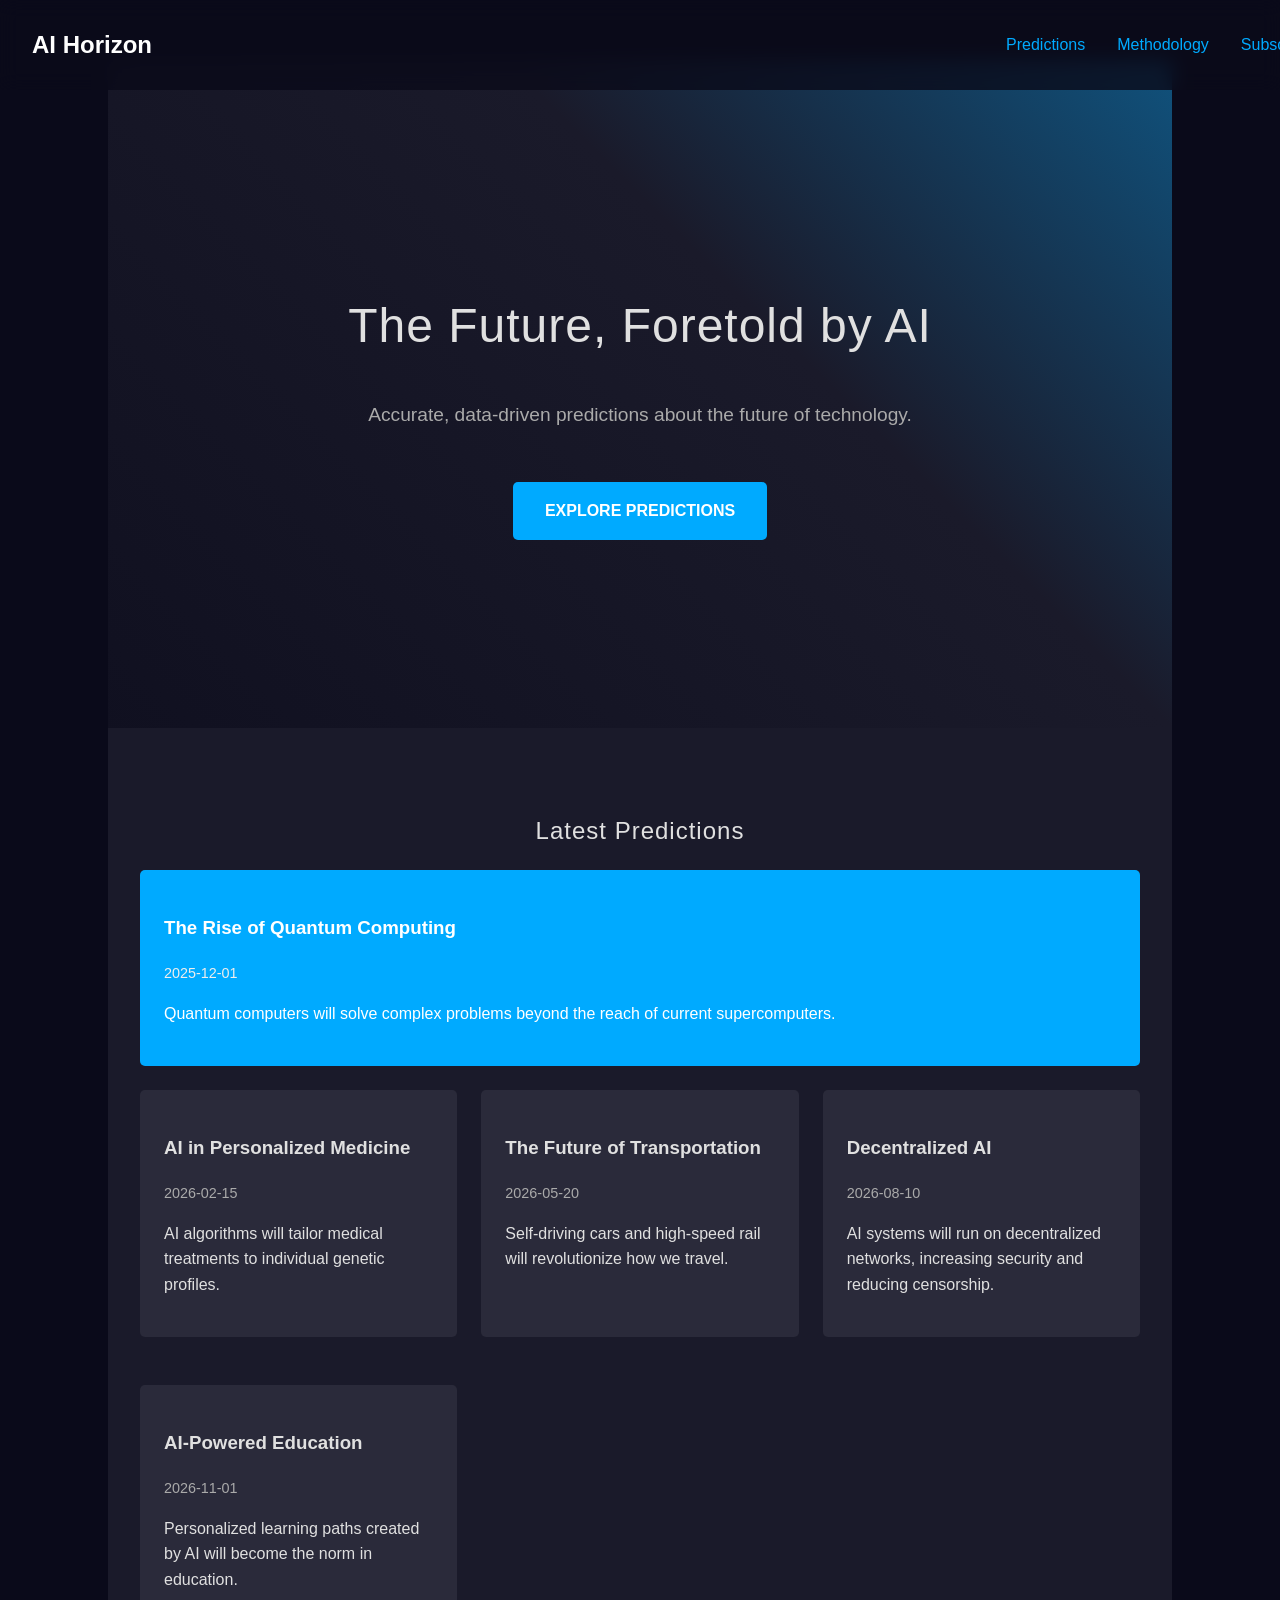
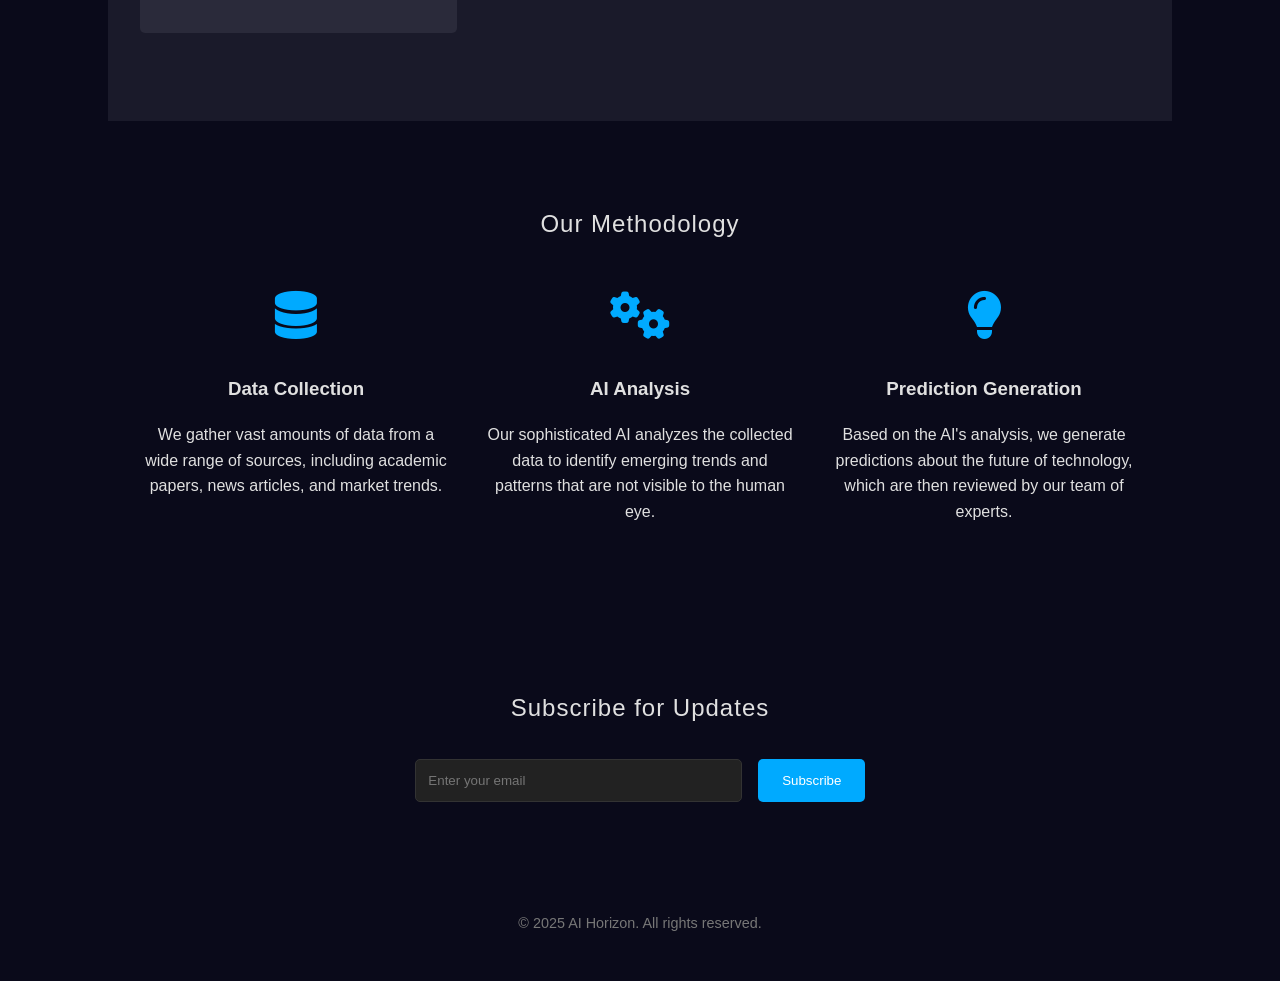
<file: index.html>
<!DOCTYPE html>
<html lang="en">
<head>
    <meta charset="UTF-8">
    <meta name="viewport" content="width=device-width, initial-scale=1.0">
    <title>AI Horizon</title>
    <link rel="stylesheet" href="style.css">
    <link rel="stylesheet" href="https://cdnjs.cloudflare.com/ajax/libs/font-awesome/6.5.1/css/all.min.css">
</head>
<body>
    <header>
        <nav>
            <div class="logo">AI Horizon</div>
            <ul class="nav-links">
                <li><a href="#predictions">Predictions</a></li>
                <li><a href="#methodology">Methodology</a></li>
                <li><a href="#subscribe">Subscribe</a></li>
            </ul>
            <div class="burger">
                <div class="line1"></div>
                <div class="line2"></div>
                <div class="line3"></div>
            </div>
        </nav>
    </header>

    <main>
        <section class="hero">
            <h1>The Future, Foretold by AI</h1>
            <p>Accurate, data-driven predictions about the future of technology.</p>
            <a href="#predictions" class="cta-button">Explore Predictions</a>
        </section>

        <section id="predictions">
            <h2>Latest Predictions</h2>
            <!-- Predictions will be dynamically loaded here -->
        </section>

        <section id="methodology">
            <h2>Our Methodology</h2>
            <div class="methodology-grid">
                <div class="methodology-item">
                    <i class="fas fa-database"></i>
                    <h3>Data Collection</h3>
                    <p>We gather vast amounts of data from a wide range of sources, including academic papers, news articles, and market trends.</p>
                </div>
                <div class="methodology-item">
                    <i class="fas fa-cogs"></i>
                    <h3>AI Analysis</h3>
                    <p>Our sophisticated AI analyzes the collected data to identify emerging trends and patterns that are not visible to the human eye.</p>
                </div>
                <div class="methodology-item">
                    <i class="fas fa-lightbulb"></i>
                    <h3>Prediction Generation</h3>
                    <p>Based on the AI's analysis, we generate predictions about the future of technology, which are then reviewed by our team of experts.</p>
                </div>
            </div>
        </section>

        <section id="subscribe">
            <h2>Subscribe for Updates</h2>
            <form>
                <input type="email" placeholder="Enter your email">
                <button type="submit">Subscribe</button>
            </form>
        </section>
    </main>

    <footer>
        <p>&copy; 2025 AI Horizon. All rights reserved.</p>
    </footer>

    <script src="script.js"></script>
</body>
</html>
</file>
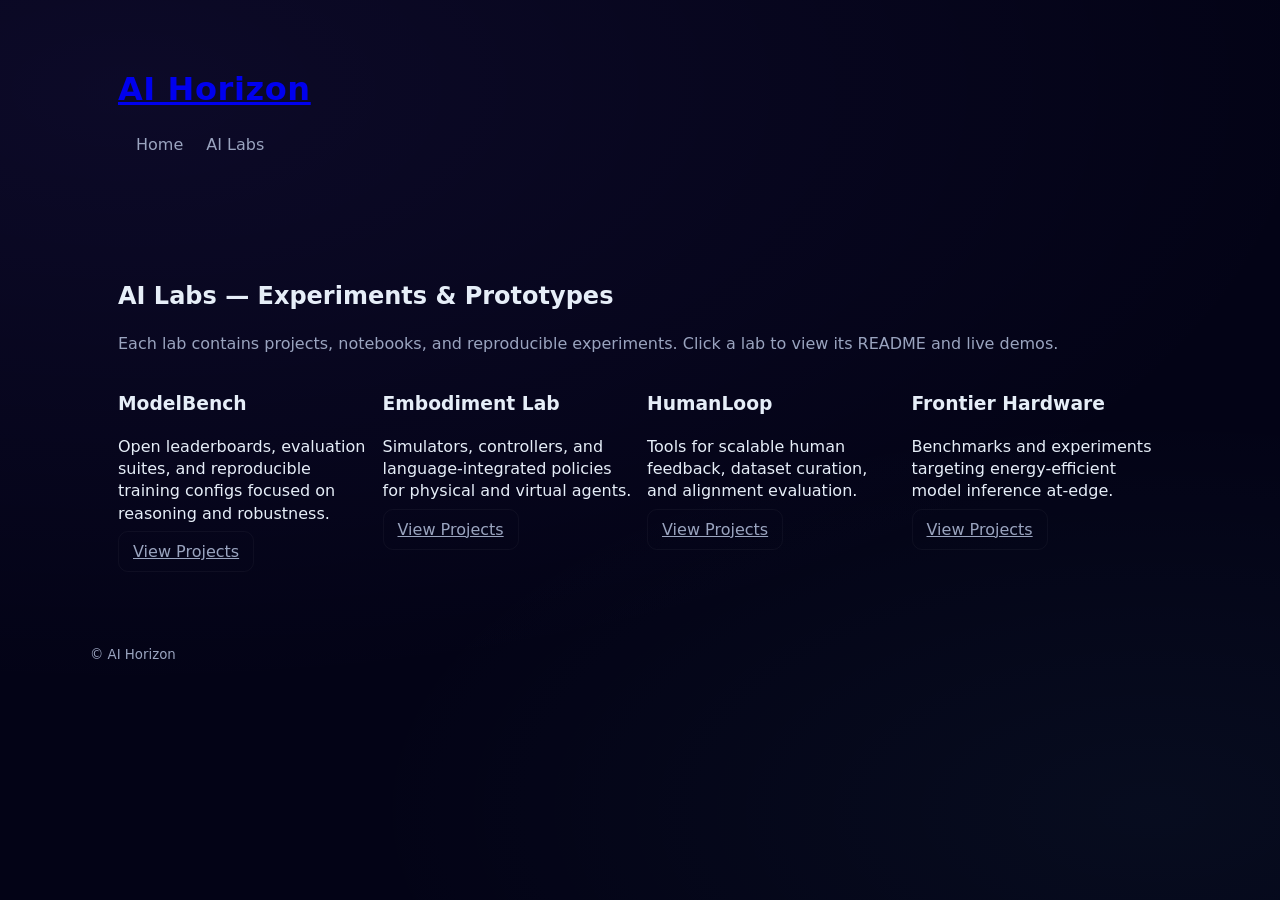
<file: labs.html>
<!doctype html>
<html lang="en">
<head>
  <meta charset="utf-8" />
  <meta name="viewport" content="width=device-width,initial-scale=1" />
  <title>AI Horizon — AI Labs</title>
  <link rel="stylesheet" href="styles.css" />
</head>
<body>
  <header class="site-header">
    <div class="container">
      <h1 class="logo"><a href="index.html">AI Horizon</a></h1>
      <nav class="nav">
        <a href="index.html">Home</a>
        <a href="labs.html">AI Labs</a>
      </nav>
    </div>
  </header>

  <main class="container">
    <section class="section">
      <h2>AI Labs — Experiments & Prototypes</h2>
      <p class="muted">Each lab contains projects, notebooks, and reproducible experiments. Click a lab to view its README and live demos.</p>

      <div class="grid">
        <article class="lab-full">
          <h3>ModelBench</h3>
          <p>Open leaderboards, evaluation suites, and reproducible training configs focused on reasoning and robustness.</p>
          <a class="btn ghost" href="#">View Projects</a>
        </article>

        <article class="lab-full">
          <h3>Embodiment Lab</h3>
          <p>Simulators, controllers, and language-integrated policies for physical and virtual agents.</p>
          <a class="btn ghost" href="#">View Projects</a>
        </article>

        <article class="lab-full">
          <h3>HumanLoop</h3>
          <p>Tools for scalable human feedback, dataset curation, and alignment evaluation.</p>
          <a class="btn ghost" href="#">View Projects</a>
        </article>

        <article class="lab-full">
          <h3>Frontier Hardware</h3>
          <p>Benchmarks and experiments targeting energy-efficient model inference at-edge.</p>
          <a class="btn ghost" href="#">View Projects</a>
        </article>
      </div>
    </section>
  </main>

  <footer class="site-footer container">
    <small>© AI Horizon</small>
  </footer>
</body>
</html>
</file>
<file: style.css>
/* General Styles */
body {
    font-family: 'Segoe UI', Tahoma, Geneva, Verdana, sans-serif;
    margin: 0;
    background-color: #0a0a1a;
    color: #e0e0e0;
    line-height: 1.6;
}

h1, h2 {
    font-weight: 300;
    letter-spacing: 1px;
}

a {
    color: #00aaff;
    text-decoration: none;
}

/* Header */
header {
    background-color: rgba(10, 10, 26, 0.8);
    padding: 1rem 2rem;
    position: fixed;
    width: 100%;
    top: 0;
    z-index: 1000;
    backdrop-filter: blur(10px);
}

nav {
    display: flex;
    justify-content: space-between;
    align-items: center;
}

.logo {
    font-size: 1.5rem;
    font-weight: bold;
    color: #fff;
}

nav ul {
    list-style: none;
    display: flex;
    gap: 2rem;
}

nav a {
    transition: color 0.3s ease;
}

nav a:hover {
    color: #fff;
}

.burger div {
    width: 25px;
    height: 3px;
    background-color: white;
    margin: 5px;
    transition: all 0.3s ease;
}

.burger {
    display: none;
}

/* Main Content */
main {
    padding-top: 60px; /* Offset for fixed header */
}

section {
    padding: 4rem 2rem;
    max-width: 1000px;
    margin: 0 auto;
    text-align: center;
}

/* Hero Section */
.hero {
    min-height: 60vh;
    display: flex;
    flex-direction: column;
    justify-content: center;
    align-items: center;
    text-align: center;
    background: linear-gradient(45deg, #0a0a1a, #1a1a2a, #00aaff);
    background-size: 200% 200%;
    animation: gradient 15s ease infinite;
}

@keyframes gradient {
    0% {
        background-position: 0% 50%;
    }
    50% {
        background-position: 100% 50%;
    }
    100% {
        background-position: 0% 50%;
    }
}

.hero .cta-button {
    background-color: #00aaff;
    color: #fff;
    padding: 1rem 2rem;
    border-radius: 5px;
    margin-top: 2rem;
    font-weight: bold;
    text-transform: uppercase;
    transition: transform 0.3s ease;
}

.hero .cta-button:hover {
    transform: scale(1.1);
}

.hero h1 {
    font-size: 3rem;
    margin-bottom: 1rem;
}

.hero p {
    font-size: 1.2rem;
    color: #aaa;
}

/* Predictions Section */
#predictions {
    background-color: #1a1a2a;
}

.prediction {
    background-color: #2a2a3a;
    padding: 1.5rem;
    border-radius: 5px;
    margin-bottom: 1.5rem;
    text-align: left;
    transition: transform 0.3s ease;
}

.prediction:hover {
    transform: translateY(-5px);
}

.prediction.featured {
    background-color: #00aaff;
    color: #fff;
}

.prediction.featured .date {
    color: #eee;
}

.prediction .date {
    font-size: 0.9rem;
    color: #aaa;
    margin-bottom: 1rem;
}

.predictions-grid {
    display: grid;
    grid-template-columns: repeat(auto-fit, minmax(300px, 1fr));
    gap: 1.5rem;
}

/* Methodology Section */
.methodology-grid {
    display: grid;
    grid-template-columns: repeat(auto-fit, minmax(250px, 1fr));
    gap: 2rem;
    margin-top: 3rem;
    text-align: center;
}

.methodology-item i {
    font-size: 3rem;
    color: #00aaff;
    margin-bottom: 1rem;
    transition: transform 0.3s ease;
}

.methodology-item:hover i {
    transform: scale(1.2);
}

/* Subscription Form */
#subscribe form {
    display: flex;
    justify-content: center;
    gap: 1rem;
    margin-top: 2rem;
}

#subscribe input[type="email"] {
    padding: 0.8rem;
    width: 300px;
    border: 1px solid #333;
    background-color: #222;
    color: #fff;
    border-radius: 5px;
}

#subscribe button {
    padding: 0.8rem 1.5rem;
    border: none;
    background-color: #00aaff;
    color: #fff;
    cursor: pointer;
    border-radius: 5px;
    transition: background-color 0.3s ease;
}

#subscribe button:hover {
    background-color: #0088cc;
}

/* Footer */
footer {
    text-align: center;
    padding: 2rem;
    font-size: 0.9rem;
    color: #777;
}

/* Responsive Design */
@media (max-width: 768px) {
    .nav-links {
        position: absolute;
        right: 0px;
        height: 92vh;
        top: 8vh;
        background-color: #0a0a1a;
        display: flex;
        flex-direction: column;
        align-items: center;
        width: 50%;
        transform: translateX(100%);
        transition: transform 0.5s ease-in;
    }

    .nav-links li {
        opacity: 0;
    }

    .burger {
        display: block;
        cursor: pointer;
    }

    .nav-active {
        transform: translateX(0%);
    }

    @keyframes navLinkFade {
        from {
            opacity: 0;
            transform: translateX(50px);
        }
        to {
            opacity: 1;
            transform: translateX(0px);
        }
    }

    .toggle .line1 {
        transform: rotate(-45deg) translate(-5px, 6px);
    }

    .toggle .line2 {
        opacity: 0;
    }

    .toggle .line3 {
        transform: rotate(45deg) translate(-5px, -6px);
    }
    .hero h1 {
        font-size: 2.5rem;
    }

    #subscribe form {
        flex-direction: column;
        align-items: center;
    }

    #subscribe input[type="email"] {
        width: 80%;
    }
}
</file>
<file: styles.css>
:root{
  --bg:#030316;
  --glass: rgba(255,255,255,0.06);
  --accent:#6ef0ff;
  --accent-2:#7c5cff;
  --muted: #9aa4bf;
  --card: rgba(255,255,255,0.03);
  --radius: 12px;
  font-family: Inter, ui-sans-serif, system-ui, -apple-system, "Segoe UI", Roboto, "Helvetica Neue", Arial;
}

*{box-sizing:border-box}
html,body{height:100%}
body{
  margin:0;
  background: radial-gradient(1200px 600px at 10% 10%, rgba(124,92,255,0.08), transparent),
              radial-gradient(800px 400px at 90% 90%, rgba(110,240,255,0.04), transparent),
              var(--bg);
  color:#e6eef8;
  -webkit-font-smoothing:antialiased;
  -moz-osx-font-smoothing:grayscale;
  line-height:1.4;
}

.container{max-width:1100px;margin:0 auto;padding:28px}
.site-header{padding:18px 0}
.logo{font-weight:700;letter-spacing:0.6px}
.nav a{color:var(--muted);margin-left:18px;text-decoration:none}
.hero{padding:40px 0}
.hero-grid{display:flex;gap:28px;align-items:center}
.hero-card{background:linear-gradient(135deg, rgba(255,255,255,0.02), rgba(255,255,255,0.01));padding:20px;border-radius:var(--radius);min-width:320px;display:flex;align-items:center;justify-content:center;backdrop-filter: blur(6px);box-shadow:0 6px 30px rgba(0,0,0,0.6)}
.holo{font-family: ui-monospace, SFMono-Regular, Menlo, Monaco, "Roboto Mono"; color:var(--accent); font-weight:600}
.lead{color:var(--muted);max-width:52ch}
.btn{border:0;padding:10px 14px;border-radius:10px;cursor:pointer}
.btn.primary{background:linear-gradient(90deg,var(--accent),var(--accent-2));color:#041024;font-weight:700}
.btn.ghost{background:transparent;border:1px solid rgba(255,255,255,0.04);color:var(--muted)}
.section{padding:30px 0}
.grid{display:grid;grid-template-columns:repeat(auto-fit,minmax(220px,1fr));gap:14px;margin-top:16px}
.grid.small{grid-template-columns:repeat(auto-fit,minmax(160px,1fr))}
.pred-card{background:var(--card);padding:16px;border-radius:10px}
.lab-card{background:var(--glass);padding:14px;border-radius:10px}
.muted{color:var(--muted)}
.small{font-size:0.9rem}
.subscribe-form{display:flex;gap:10px}
.subscribe-form input{flex:1;padding:10px;border-radius:10px;border:1px solid rgba(255,255,255,0.04);background:transparent;color:inherit}
.site-footer{padding:22px 0;color:var(--muted)}
</file>
